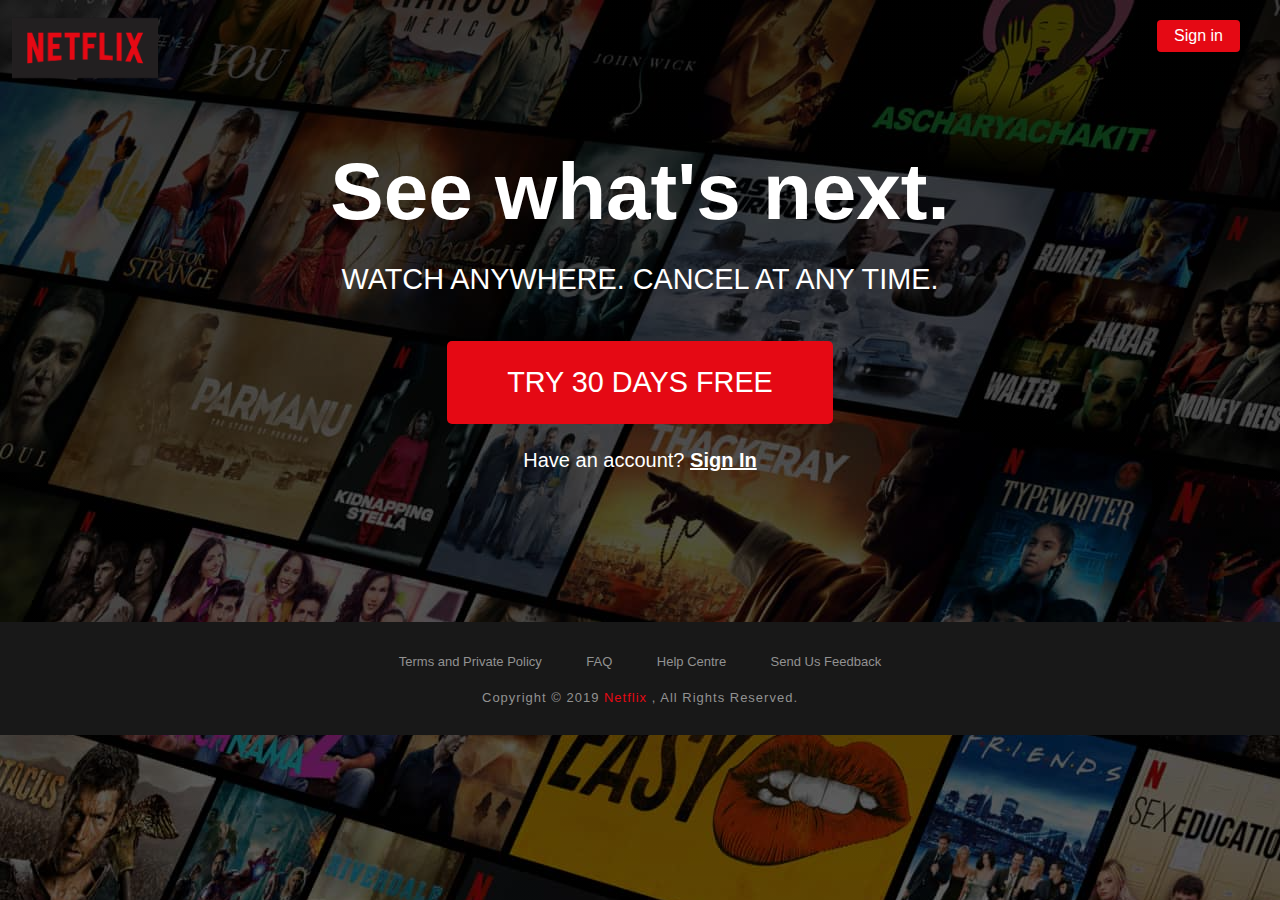
<file: index.html>
<html>
    <head>
        <title>Netflix</title>
        <link rel="stylesheet" href="styles.css">
        <link rel="stylesheet" href="Plugins/font-awesome-4.7.0/css/font-awesome.css">
    </head>
    <body>
       <header>
           <img src="images/netflix.png" class="logo" alt="netflix-logo" width="170px" height="auto">
           <a href="sign-in.html" class="sign-in pull-right">Sign in</a>
           <div class="clearfix"></div>
       </header>
        <div class="main-page">
            <h1>See what's next.</h1>
            <h3>WATCH ANYWHERE. CANCEL AT ANY TIME.</h3>
            <button onclick="location.href='plans.html'" class="days-30">TRY 30 DAYS FREE </button>
            <p>Have an account? <a href="sign-in.html">Sign In</a></p>
        </div>
        <footer id="footer">
<!--            <p>Questions? Contact Us</p>-->
            <ul>
               <li><a href="">Terms and Private Policy</a></li>
                <li><a href="">FAQ</a></li>
                <li><a href="">Help Centre</a></li>
                <li><a href="">Send Us Feedback</a></li>
            </ul>
            <p>Copyright &copy; 2019 <span>Netflix</span> , All Rights Reserved.</p>
        </footer>
    </body>
</html>
</file>
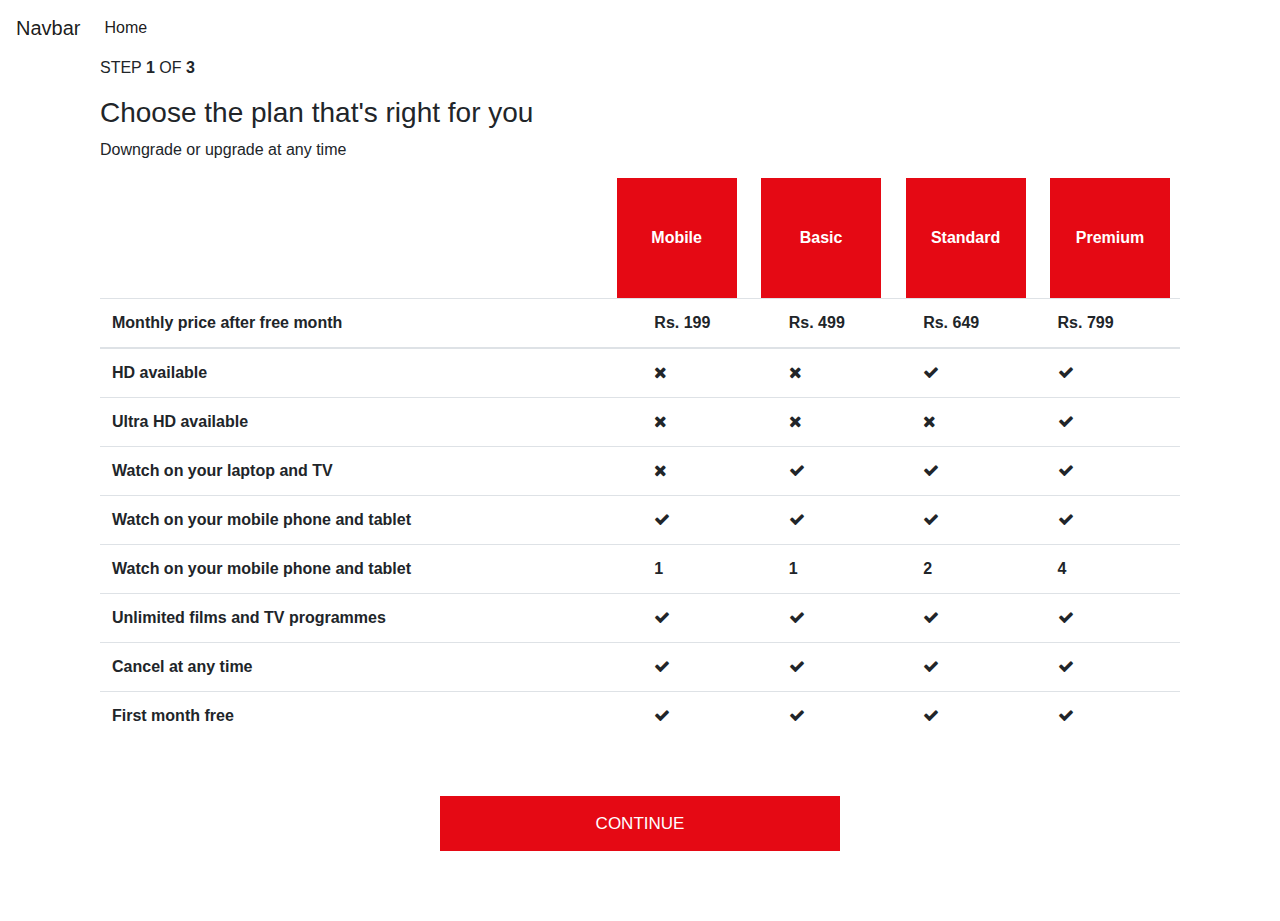
<file: plans.html>
<!DOCTYPE html>
<html>
<head>
	<title>Plans</title>
	<link rel="stylesheet" href="https://stackpath.bootstrapcdn.com/bootstrap/4.3.1/css/bootstrap.min.css" integrity="sha384-ggOyR0iXCbMQv3Xipma34MD+dH/1fQ784/j6cY/iJTQUOhcWr7x9JvoRxT2MZw1T" crossorigin="anonymous">
	<link rel="stylesheet" href="Plugins/font-awesome-4.7.0/css/font-awesome.css">
	<link rel="stylesheet" type="text/css" href="main.css">
</head>
<body>
	<header><nav class="navbar navbar-expand-lg navbar-light ">
  <a class="navbar-brand" href="#">Navbar</a>
  <button class="navbar-toggler" type="button" data-toggle="collapse" data-target="#navbarSupportedContent" aria-controls="navbarSupportedContent" aria-expanded="false" aria-label="Toggle navigation">
    <span class="navbar-toggler-icon"></span>
  </button>

  <div class="collapse navbar-collapse" id="navbarSupportedContent">
    <ul class="navbar-nav mr-auto">
      <li class="nav-item active">
        <a class="nav-link" href="#">Home <span class="sr-only">(current)</span></a>
      </li>
  </div>
</nav></header>
	<section class="main-div">
	<p>STEP <strong>1</strong> OF <strong>3</strong></p>
	<h3>Choose the plan that's right for you</h3>
	<p>Downgrade or upgrade at any time</p>
	<div class="coll">
	<div class="red-div">Mobile</div>
	<div class="red-div">Basic</div>
	<div class="red-div">Standard</div>
	<div class="red-div">Premium</div>
	</div>
	<table class="table">
  <thead>
    <tr>
      <th scope="col">Monthly price after free month</th>
      <th scope="col">Rs. 199</th>
      <th scope="col">Rs. 499</th>
      <th scope="col">Rs. 649</th>
      <th scope="col">Rs. 799</th>
    </tr>
  </thead>
  <tbody>
    <tr>
      <th >HD available</th>
      <td><i class="icon fa fa-times"></i></td>
      <td><i class="fa fa-times"></i></td>
      <td><i class="fa fa-check"></i></td>
      <td><i class="fa fa-check"></i></td>
    </tr>
    <tr>
      <th scope="row">Ultra HD available</th>
      <td><i class="fa fa-times"></i></td>
      <td><i class="fa fa-times"></i></td>
      <td><i class="fa fa-times"></i></td>
      <td><i class="fa fa-check"></i></td>
    </tr>
    <tr>
      <th scope="row">Watch on your laptop and TV</th>
      <td><i class="fa fa-times"></i></td>
      <td><i class="fa fa-check"></i></td>
      <td><i class="fa fa-check"></i></td>
      <td><i class="fa fa-check"></i></td>
    </tr>
    <tr>
      <th scope="row">Watch on your mobile phone and tablet</th>
      <td><i class="fa fa-check"></i></td>
      <td><i class="fa fa-check"></i></td>
      <td><i class="fa fa-check"></i></td>
      <td><i class="fa fa-check"></i></td>
    </tr>
    <tr>
      <th scope="row">Watch on your mobile phone and tablet</th>
      <td class="bold">1</td>
      <td class="bold">1</td>
      <td class="bold">2</td>
      <td class="bold">4</td>
    </tr>
    <tr>
      <th scope="row">Unlimited films and TV programmes</th>
      <td><i class="fa fa-check"></i></td>
      <td><i class="fa fa-check"></i></td>
      <td><i class="fa fa-check"></i></td>
      <td><i class="fa fa-check"></i></td>
    </tr>
    <tr>
      <th scope="row">Cancel at any time</th>
      <td><i class="fa fa-check"></i></td>
      <td><i class="fa fa-check"></i></td>
      <td><i class="fa fa-check"></i></td>
      <td><i class="fa fa-check"></i></td>
    </tr>
    <tr>
      <th scope="row">First month free</th>
      <td><i class="fa fa-check"></i></td>
      <td><i class="fa fa-check"></i></td>
      <td><i class="fa fa-check"></i></td>
      <td><i class="fa fa-check"></i></td>
    </tr>
  </tbody>
</table>
<button onclick="location.href='sign-up.html'" class="continue">CONTINUE</button>
	</section>
	<script src="https://code.jquery.com/jquery-3.3.1.slim.min.js" integrity="sha384-q8i/X+965DzO0rT7abK41JStQIAqVgRVzpbzo5smXKp4YfRvH+8abtTE1Pi6jizo" crossorigin="anonymous"></script>
<script src="https://cdnjs.cloudflare.com/ajax/libs/popper.js/1.14.7/umd/popper.min.js" integrity="sha384-UO2eT0CpHqdSJQ6hJty5KVphtPhzWj9WO1clHTMGa3JDZwrnQq4sF86dIHNDz0W1" crossorigin="anonymous"></script>
<script src="https://stackpath.bootstrapcdn.com/bootstrap/4.3.1/js/bootstrap.min.js" integrity="sha384-JjSmVgyd0p3pXB1rRibZUAYoIIy6OrQ6VrjIEaFf/nJGzIxFDsf4x0xIM+B07jRM" crossorigin="anonymous"></script>
</body>
</html>
</file>
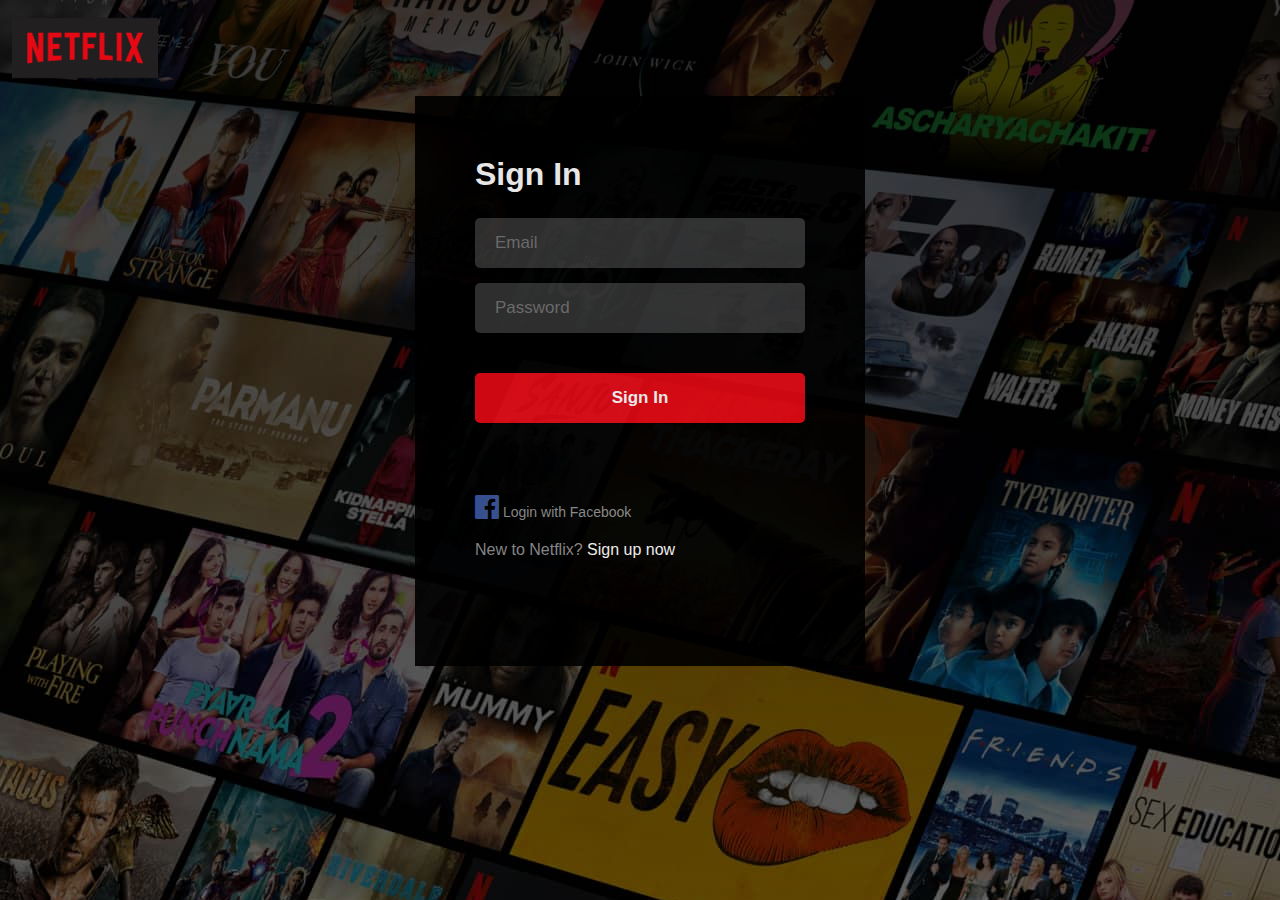
<file: sign-in.html>
<html>
    <head>
        <title>Sign In to Netflix</title>
        <link rel="stylesheet" href="styles.css">
        <link rel="stylesheet" href="Plugins/font-awesome-4.7.0/css/font-awesome.css">
    </head>
    <body>
       <header>
           <img src="images/netflix.png" class="logo" alt="netflix-logo" width="170px" height="auto">
       </header>
       <div class="sign-div">
           <h2>Sign In</h2>
           <input type="email" class="email" placeholder="Email">
           <input type="password"class="pw" placeholder="Password">
           <button class="sign-button">Sign In</button>
           <p><a href="https://www.facebook.com/login.php?skip_api_login=1&api_key=163114453728333&kid_directed_site=0&app_id=163114453728333&signed_next=1&next=https%3A%2F%2Fwww.facebook.com%2Fv2.9%2Fdialog%2Foauth%3Fapp_id%3D163114453728333%26channel_url%3Dhttps%253A%252F%252Fstaticxx.facebook.com%252Fconnect%252Fxd_arbiter.php%253Fversion%253D44%2523cb%253Df32a5e445754e3c%2526domain%253Dwww.netflix.com%2526origin%253Dhttps%25253A%25252F%25252Fwww.netflix.com%25252Ff2445646f644638%2526relation%253Dopener%26client_id%3D163114453728333%26display%3Dpopup%26domain%3Dwww.netflix.com%26e2e%3D%257B%257D%26fallback_redirect_uri%3Dhttps%253A%252F%252Fwww.netflix.com%252Fin%252Flogin%26locale%3Den_US%26origin%3D1%26redirect_uri%3Dhttps%253A%252F%252Fstaticxx.facebook.com%252Fconnect%252Fxd_arbiter.php%253Fversion%253D44%2523cb%253Df26017656e58658%2526domain%253Dwww.netflix.com%2526origin%253Dhttps%25253A%25252F%25252Fwww.netflix.com%25252Ff2445646f644638%2526relation%253Dopener%2526frame%253Df361e3d0b579838%26response_type%3Dtoken%252Csigned_request%26sdk%3Djoey%26version%3Dv2.9%26ret%3Dlogin%26fbapp_pres%3D0%26logger_id%3D283b2c88-6b67-414e-acb6-71e52d1f59f0&cancel_url=https%3A%2F%2Fstaticxx.facebook.com%2Fconnect%2Fxd_arbiter.php%3Fversion%3D44%23cb%3Df26017656e58658%26domain%3Dwww.netflix.com%26origin%3Dhttps%253A%252F%252Fwww.netflix.com%252Ff2445646f644638%26relation%3Dopener%26frame%3Df361e3d0b579838%26error%3Daccess_denied%26error_code%3D200%26error_description%3DPermissions%2Berror%26error_reason%3Duser_denied&display=popup&locale=en_GB" class="fb"> <i class="fa fa-facebook-official fa-2x f-icon "></i>   Login with Facebook</a></p>
           <p class="new">New to Netflix?<a href="index.html"> Sign up now</a></p>
       </div>
    </body>
</html>
</file>
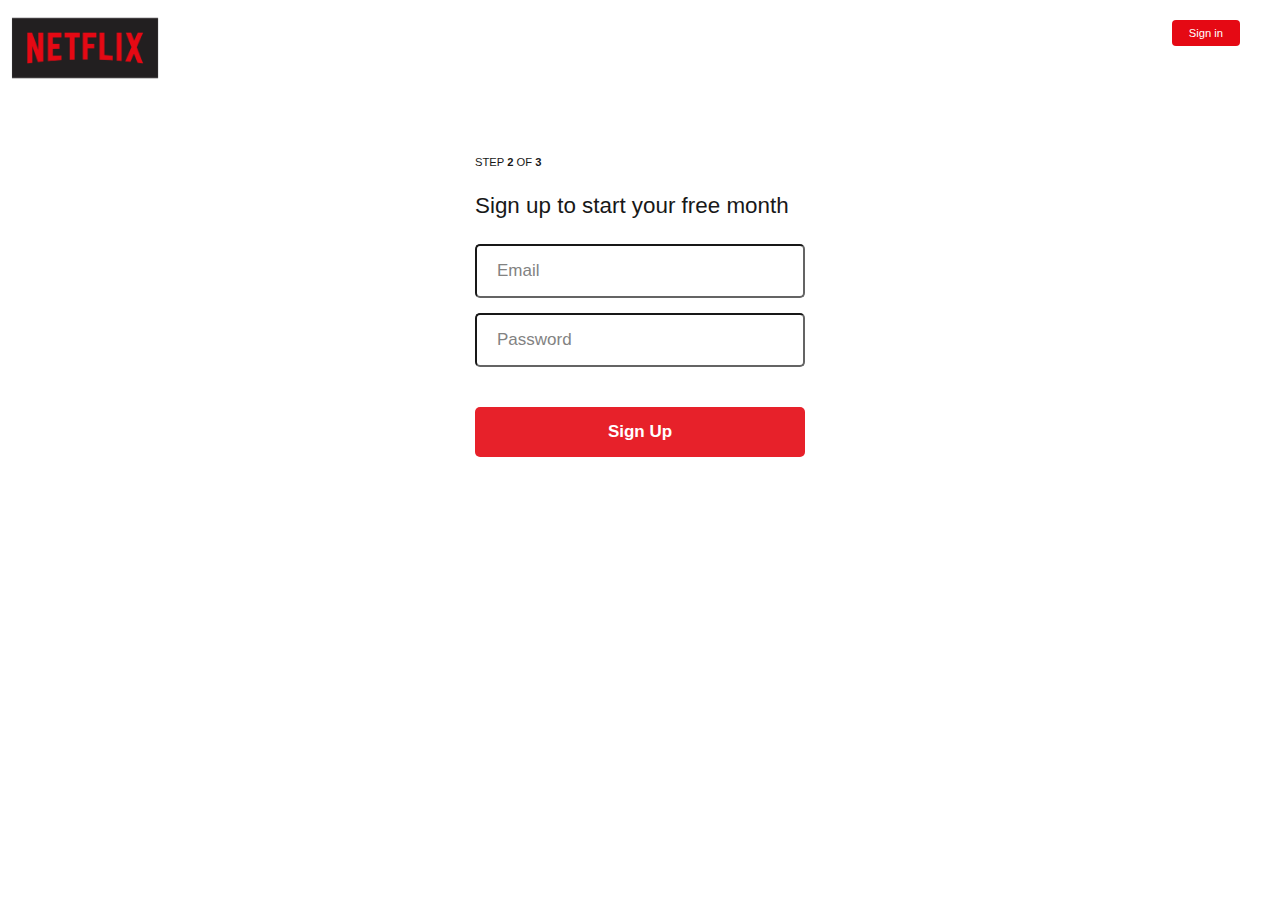
<file: sign-up.html>
<html>
    <head>
        <title>Sign Up to Netflix</title>
        <link rel="stylesheet" href="style1.css">
        <link rel="stylesheet" href="Plugins/font-awesome-4.7.0/css/font-awesome.css">
    </head>
    <style>
    	body{
    		font-family: Helvetica,Arial,sans-serif;
    		font-size: 0.7rem;
    	}
    </style>
    <body>
    	 <form action="http://localhost/netflix/conn.php" method="POST">
       <header>
           <img src="images/netflix.png" class="logo" alt="netflix-logo" width="170px" height="auto">
           <a href="sign-in.html" class="sign-in pull-right">Sign in</a>
       </header>
       <div class="sign-up-div">
           <p>STEP <strong>2</strong> OF <strong>3</strong></p>
           <h3>Sign up to start your free month</h3>
           <input type="email" class="email" placeholder="Email" name="email">
           <input type="password"class="password" placeholder="Password" name="password">
           <button class="sign-button">Sign Up</button>
       </div>
    </body>
</html>
</file>
<file: styles.css>
*{
    padding: 0;
    margin: 0;
    box-sizing: border-box;
}

body{
    font-family: Helvetica, Arial, sans-serif;
/*    background: #000;*/
    background: linear-gradient(rgba(0,0,0,0.7), rgba(0,0,0,0.5)), url(images/bg.jpg);
}
/*
header{
    color: #fff;
    text-align: right;
    top:0;
    display: inline;
    display: flex;
}
*/
.pull-left{
    float: left;
}
.pull-right{
    float: right;
}
.clearfix{
    clear: both;
}
.sign-in{
    padding: 7px 17px;
    color: #fff;
    text-decoration: none;
    background: #E50914;
    border-radius: 4px;
    margin-top: 20px;
    margin-right: 40px;
}
.sign-in:hover{
    background: #F40612;
    cursor: pointer;
}
.main-page{
    color:white;
    text-align: center;
    margin-top: 50px;
}

h1{
    font-size: 5em;
}
h3{
    margin-top: 25px;
    font-size: 1.8em;
    font-weight: 300;
}

.days-30{
    background: #E50914;
    border-style: none;
    font-size: 1.8em;
    font-weight: 300;
    color: #fff;
    margin-top: 45px;
    padding: 25px 60px;
    border-radius: 5px;
}
.days-30:hover{
    background: #F40612;
    cursor: pointer;
}
.icon{
    color: #fff;
    font-size: 30px;
    font-weight: 300;
}
.main-page p{
    margin: 25px;
    font-size: 20px;
}
.main-page p a{
    color: #fff;
    font-weight: 700;
}
footer, footer a{
    color: #929292;
    text-decoration: none;
}
footer a{
    font-size: 13px;
}
footer a:hover{
    text-decoration: underline;
}
footer ul li{
    display: inline;
    padding: 20px;
    
}
#footer{
    margin: 150px auto 0;
    text-align: center;
    background: #181818;
    padding: 30px 0;
    
}
footer p{
    margin-top: 20px;
    font-size: 13px;
    letter-spacing: 1px;
}
footer p span{
    color:#E50914;
    letter-spacing: 1px;
}
/*********************************
SIGN-IN
*********************************/
.sign-div{
    width: 450px;
    height: 570px;
    background:#000;
    margin: 0 auto;
    opacity: 0.9;
    padding: 60px;
}
.sign-div h2{
    color: #fff;
    font-size: 2em;
    margin-bottom: 25px;
}
.sign-div .email,
.sign-div .pw{
    background: #333;
    border-radius: 5px;
    padding: 15px 20px;
    border-style: none;
    font-size: 17px;
    width: 100%;
    color: #fff;
}
.sign-div .email{
    margin-bottom: 15px;
}
.sign-button{
    background: #E50914;
    border-style: none;
    color: #fff;
    font-size: 17px;
    font-weight: 600;
    margin-top: 40px;
    padding: 15px 100px;
    border-radius: 5px;
    width: 100%;
    margin-bottom: 70px;
}
.sign-button:hover{
    cursor: pointer;
}
.fb{
    color: #929292;
    text-decoration: none;
    font-size: 14px;
    
}
.new{
    color: #929292;
    margin-top: 20px;
}
.new a{
    color: #fff;
    text-decoration: none;
}
.new a:hover{
    text-decoration: underline;
}
.f-icon{
    color: #3B579D;
    font-size: 50px;
}
/********************************************
********************************************/
.main-container{
    background: #181818;
    padding-left: 35px;
}

.main-page-header{
    background: #000;
}
#main-page-footer{
    background: #181818;
/*    padding: 150px auto 0;*/
    text-align: center;
    padding: 30px 0;
}
.row{
    margin-bottom: 50px;
}
.main-container p{
    color: #fff;
    text-align: center;
    padding: 5px;
}
.last-div{
    padding-bottom:  100px;
    background-color: #181818;
}
.block{
    margin-right: 15px;
}
h4{
    color: #fff;
    font-size: 1.3em;
    font-weight: 300;
    margin-bottom: 20px;
}
</file>
<file: main.css>
*{
	box-sizing:border-box; 
}
body{
	font-family: Helvetica,Arial,sans-serif;
}
.main-div{
	width: 1080px;
	margin:0 auto;
}
.coll{
	float: right;
}
.red-div{
	/*padding: 50px 30px;*/
	width:120px;
	height: 120px;
	text-align: center;
	line-height: 120px;
	margin-left: 10px;
	margin-right: 10px;
	background: #E50914;
	display: inline-block;
	color: #fff;
	font-weight: 600;
}
.icon{
	font-weight: 100;
	/*font-size: 18px;*/
}
.table{
	font-weight: 300;
}
.bold{
	font-weight: bold;
}
.continue{
    background: #E50914;
    border-style: none;
    color: #fff;
    font-size: 17px;
    font-weight: 300;
    margin-top: 40px;
    padding: 15px 0;
    /*border-radius: 5px;*/
    width: 400px;
    margin-bottom: 70px;
    align-content: center;
    margin-left:340px;
}
.continue:hover{
    cursor: pointer;
}
</file>
<file: style1.css>
*{
    padding: 0;
    margin: 0;
    box-sizing: border-box;
}
 
/*body{
    font-family: Helvetica, Arial, sans-serif;
/*    background: #000;*/
    background: linear-gradient(rgba(0,0,0,0.7), rgba(0,0,0,0.5)), url(images/bg.jpg);
}*/
/*
header{
    color: #fff;
    text-align: right;
    top:0;
    display: inline;
    display: flex;
}
*/
.pull-left{
    float: left;
}
.pull-right{
    float: right;
}
.clearfix{
    clear: both;
}
.sign-in{
    padding: 7px 17px;
    color: #fff;
    text-decoration: none;
    background: #E50914;
    border-radius: 4px;
    margin-top: 20px;
    margin-right: 40px;
}
.sign-in:hover{
    background: #F40612;
    cursor: pointer;
}
.main-page{
    color:white;
    text-align: center;
    margin-top: 50px;
}

h1{
    font-size: 5em;
}
h3{
    margin-top: 25px;
    font-size: 1.8em;
    font-weight: 300;
}

.days-30{
    background: #E50914;
    border-style: none;
    font-size: 1.8em;
    font-weight: 300;
    color: #fff;
    margin-top: 45px;
    padding: 25px 60px;
    border-radius: 5px;
}
.days-30:hover{
    background: #F40612;
    cursor: pointer;
}
.icon{
    color: #fff;
    font-size: 30px;
    font-weight: 300;
}
.main-page p{
    margin: 25px;
    font-size: 20px;
}
.main-page p a{
    color: #fff;
    font-weight: 700;
}
footer, footer a{
    color: #929292;
    text-decoration: none;
}
footer a{
    font-size: 13px;
}
footer a:hover{
    text-decoration: underline;
}
footer ul li{
    display: inline;
    padding: 20px;
    
}
#footer{
    margin: 150px auto 0;
    text-align: center;
    background: #181818;
    padding: 30px 0;
    
}
footer p{
    margin-top: 20px;
    font-size: 13px;
    letter-spacing: 1px;
}
footer p span{
    color:#E50914;
    letter-spacing: 1px;
} 
/*********************************
SIGN-IN
*********************************/
.sign-in-div{
    width: 450px;
    height: 570px;
    background:#000;
    margin: 0 auto;
    opacity: 0.9;
    padding: 60px;
}
.sign-up-div{
    width: 450px;
    height: 570px;
    background:white;
    margin: 0 auto;
    opacity: 0.9;
    padding: 60px;
}
.sign-in-div  h2{
    color: #fff;
    font-size: 2em;
    margin-bottom: 25px;
}

.sign-up-div h3{
    color: black;
    font-size: 2em;
    margin-bottom: 25px;
}
.sign-in-div .email,
.sign-in-div .password{
    background: #333;
    border-radius: 5px;
    padding: 15px 20px;
    border-style: none;
    font-size: 17px;
    width: 100%;
    color: #fff;

}

.sign-up-div .email, 
.sign-up-div .password{
    background: white;
    border-radius: 5px;
    padding: 15px 20px;
    border-color: black;
    font-size: 17px;
    width: 100%;
    color: white;
}

.sign-in-div .email,
.sign-up-div .email{
    margin-bottom: 15px;
}
.sign-button{
    background: #E50914;
    border-style: none;
    color: #fff;
    font-size: 17px;
    font-weight: 600;
    margin-top: 40px;
    padding: 15px 100px;
    border-radius: 5px;
    width: 100%;
    margin-bottom: 70px;
}
.sign-button:hover{
    cursor: pointer;
}
.fb{
    color: #929292;
    text-decoration: none;
    font-size: 14px;
    
}
.new{
    color: #929292;
    margin-top: 20px;
}
.new a{
    color: #fff;
    text-decoration: none;
}
.new a:hover{
    text-decoration: underline;
}
.f-icon{
    color: #3B579D;
    font-size: 50px;
}
/********************************************
********************************************/
 .main-container{
    background: #181818;
    padding-left: 35px;
}

.main-page-header{
    background: #000;
}
#main-page-footer{
    background: #181818;
/*    padding: 150px auto 0;*/
    text-align: center;
    padding: 30px 0;
}
.row{
    margin-bottom: 50px;
}
.main-container p{
    color: #fff;
    text-align: center;
    padding: 5px;
}
.last-div{
    padding-bottom:  100px;
    background-color: #181818;
}
.block{
    margin-right: 15px;
}
h4{
    color: #fff;
    font-size: 1.3em;
    font-weight: 300;
    margin-bottom: 20px;
}
</file>
